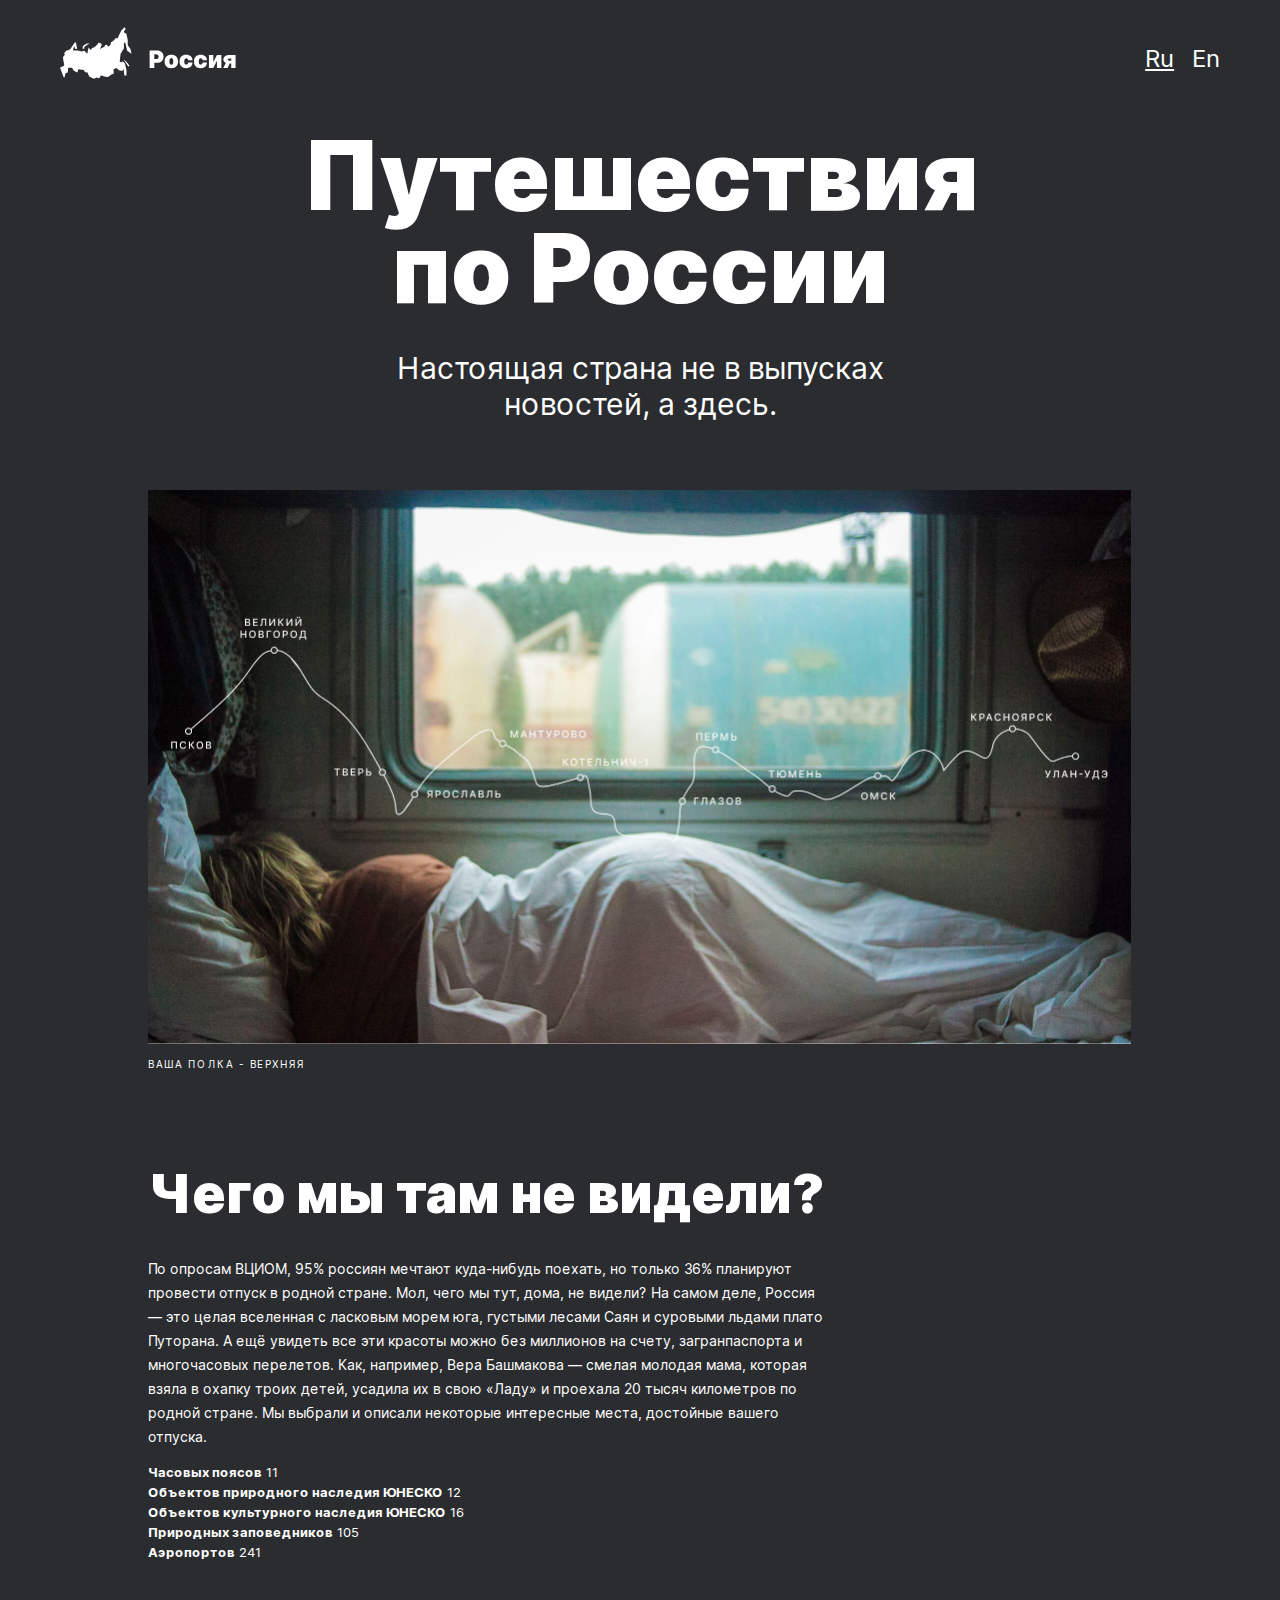
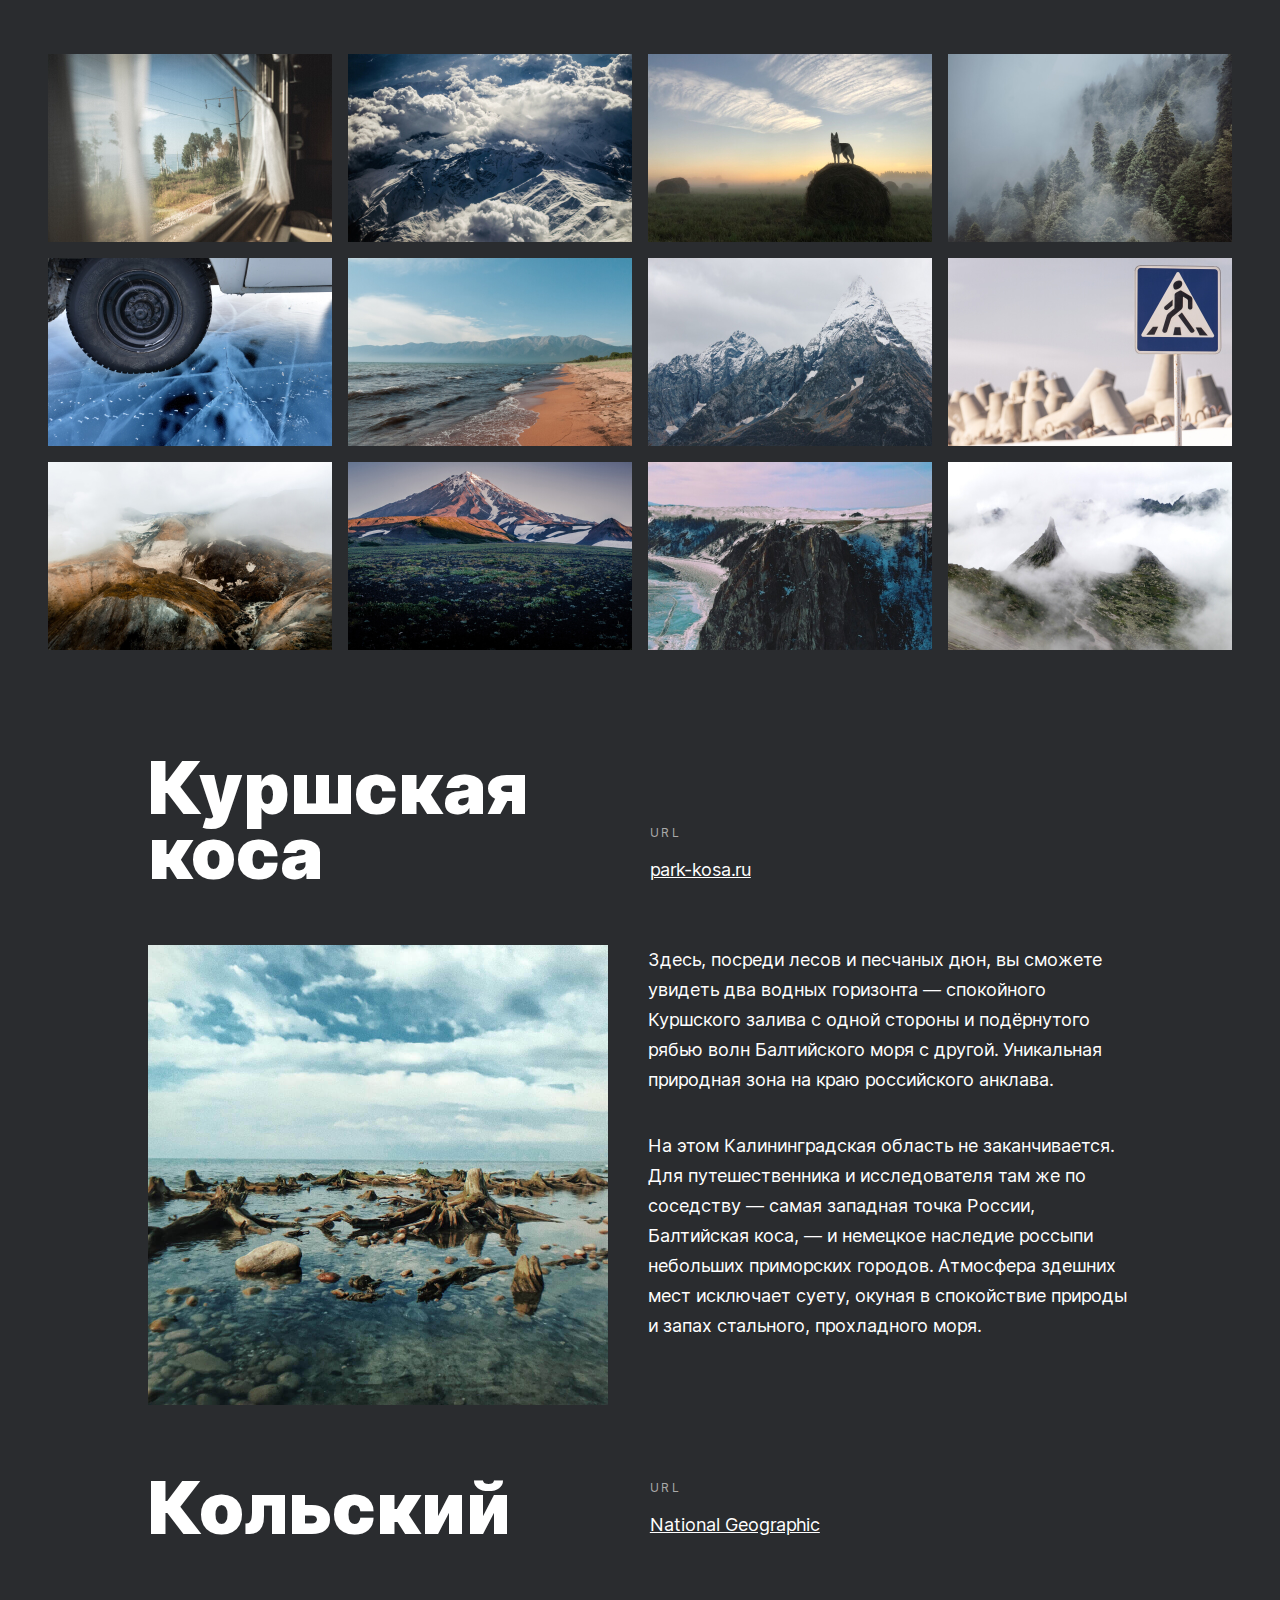
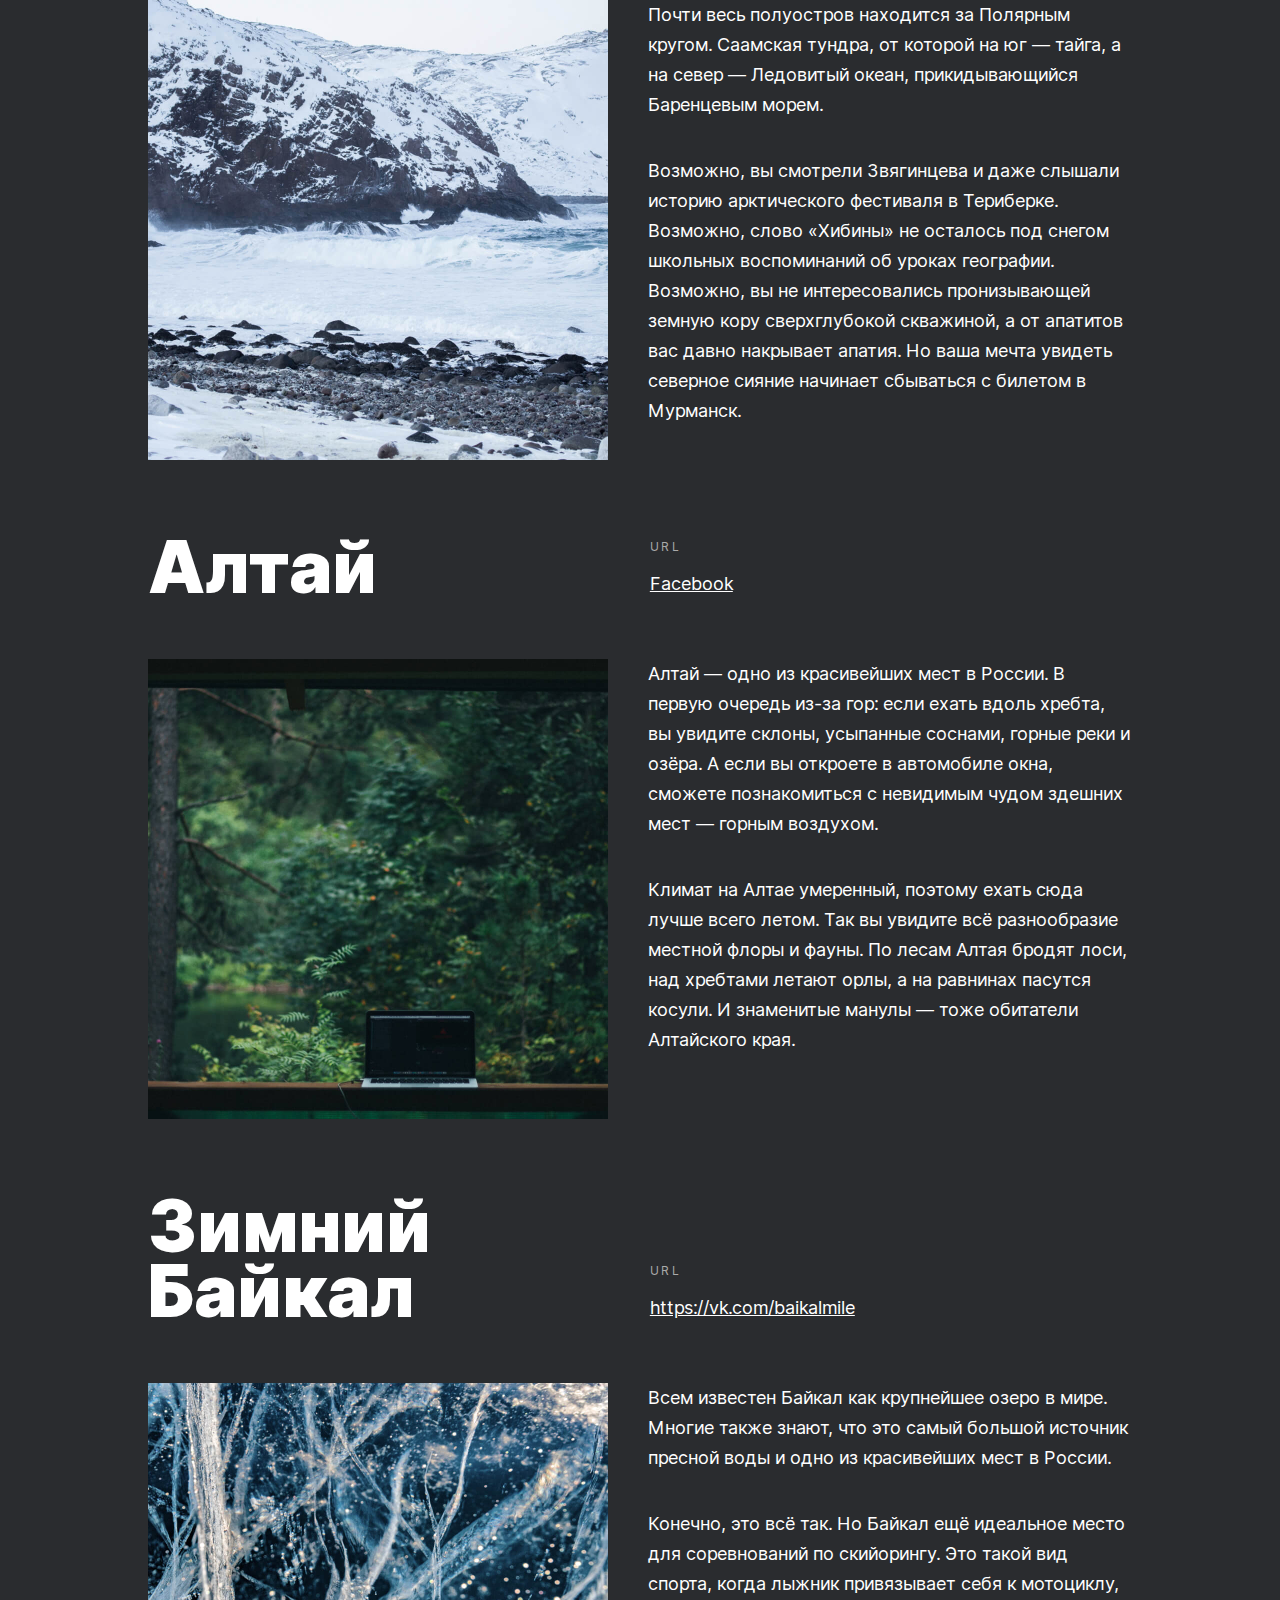
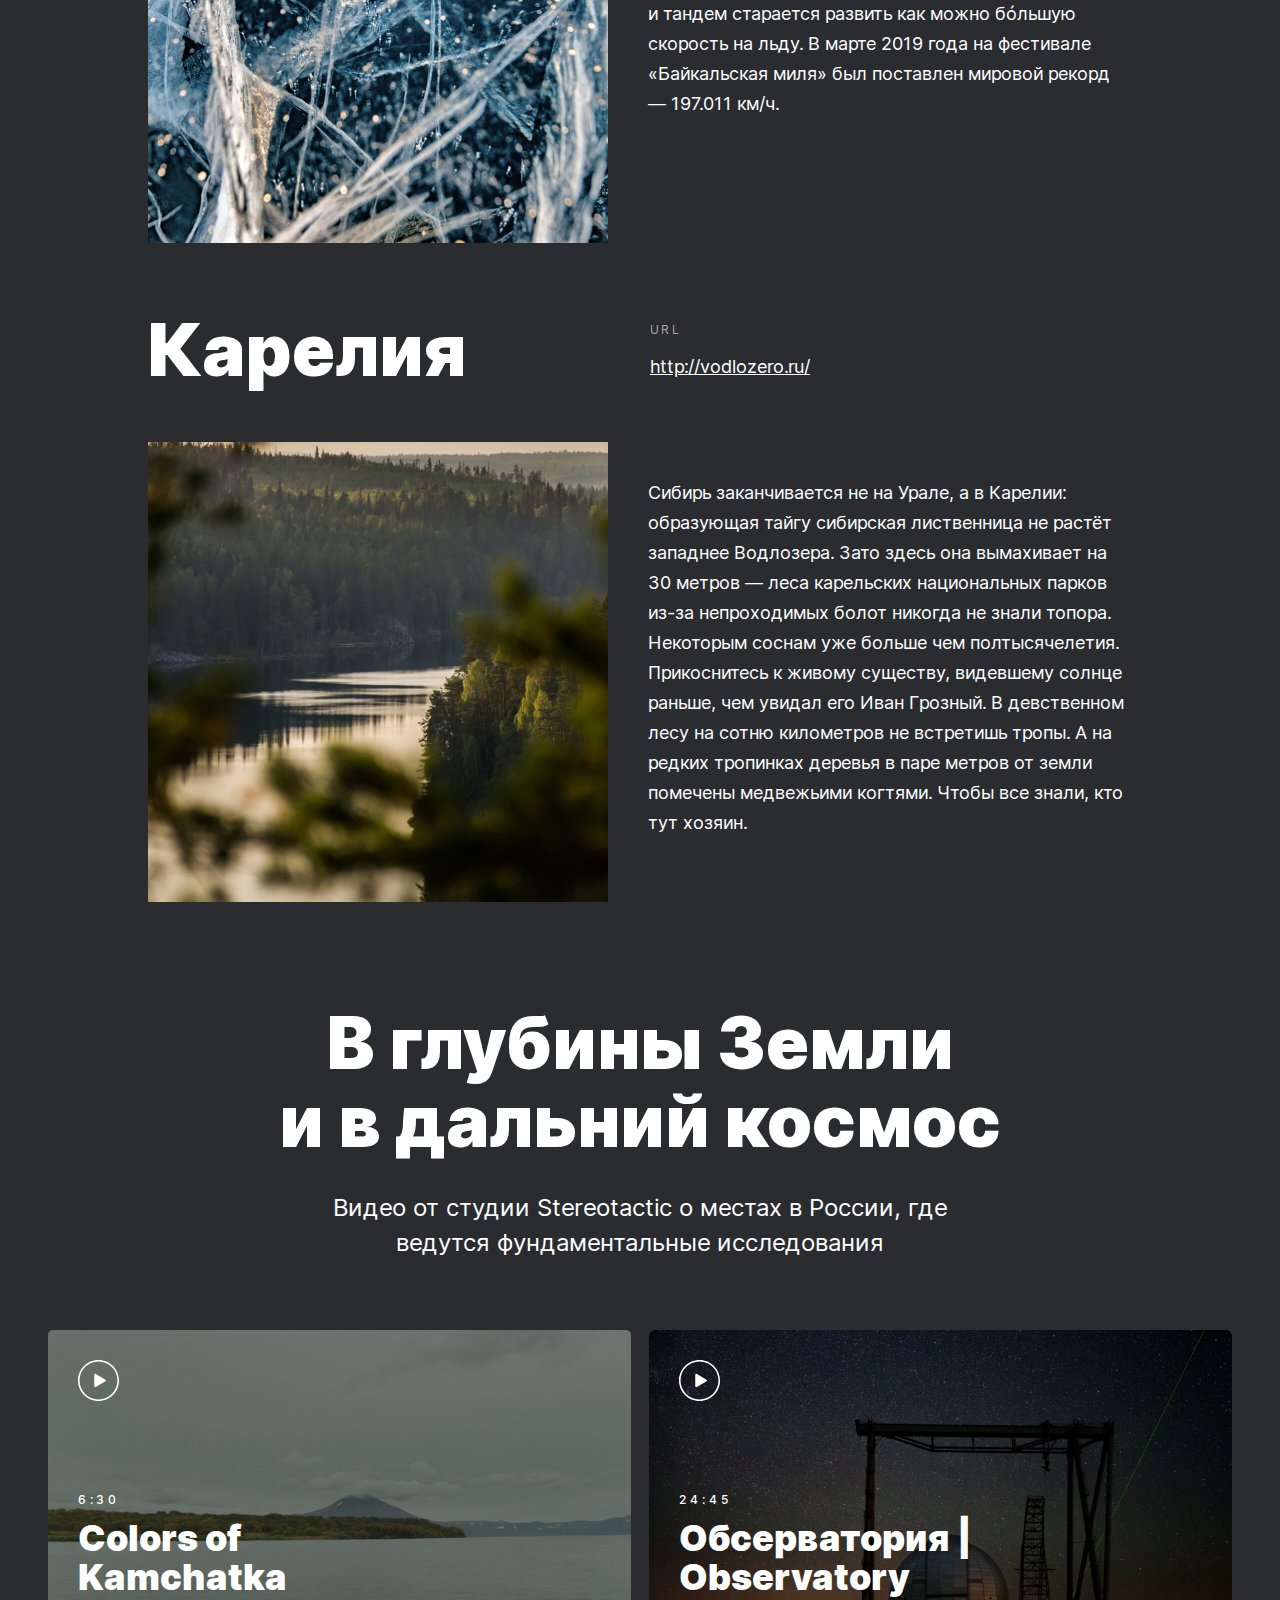
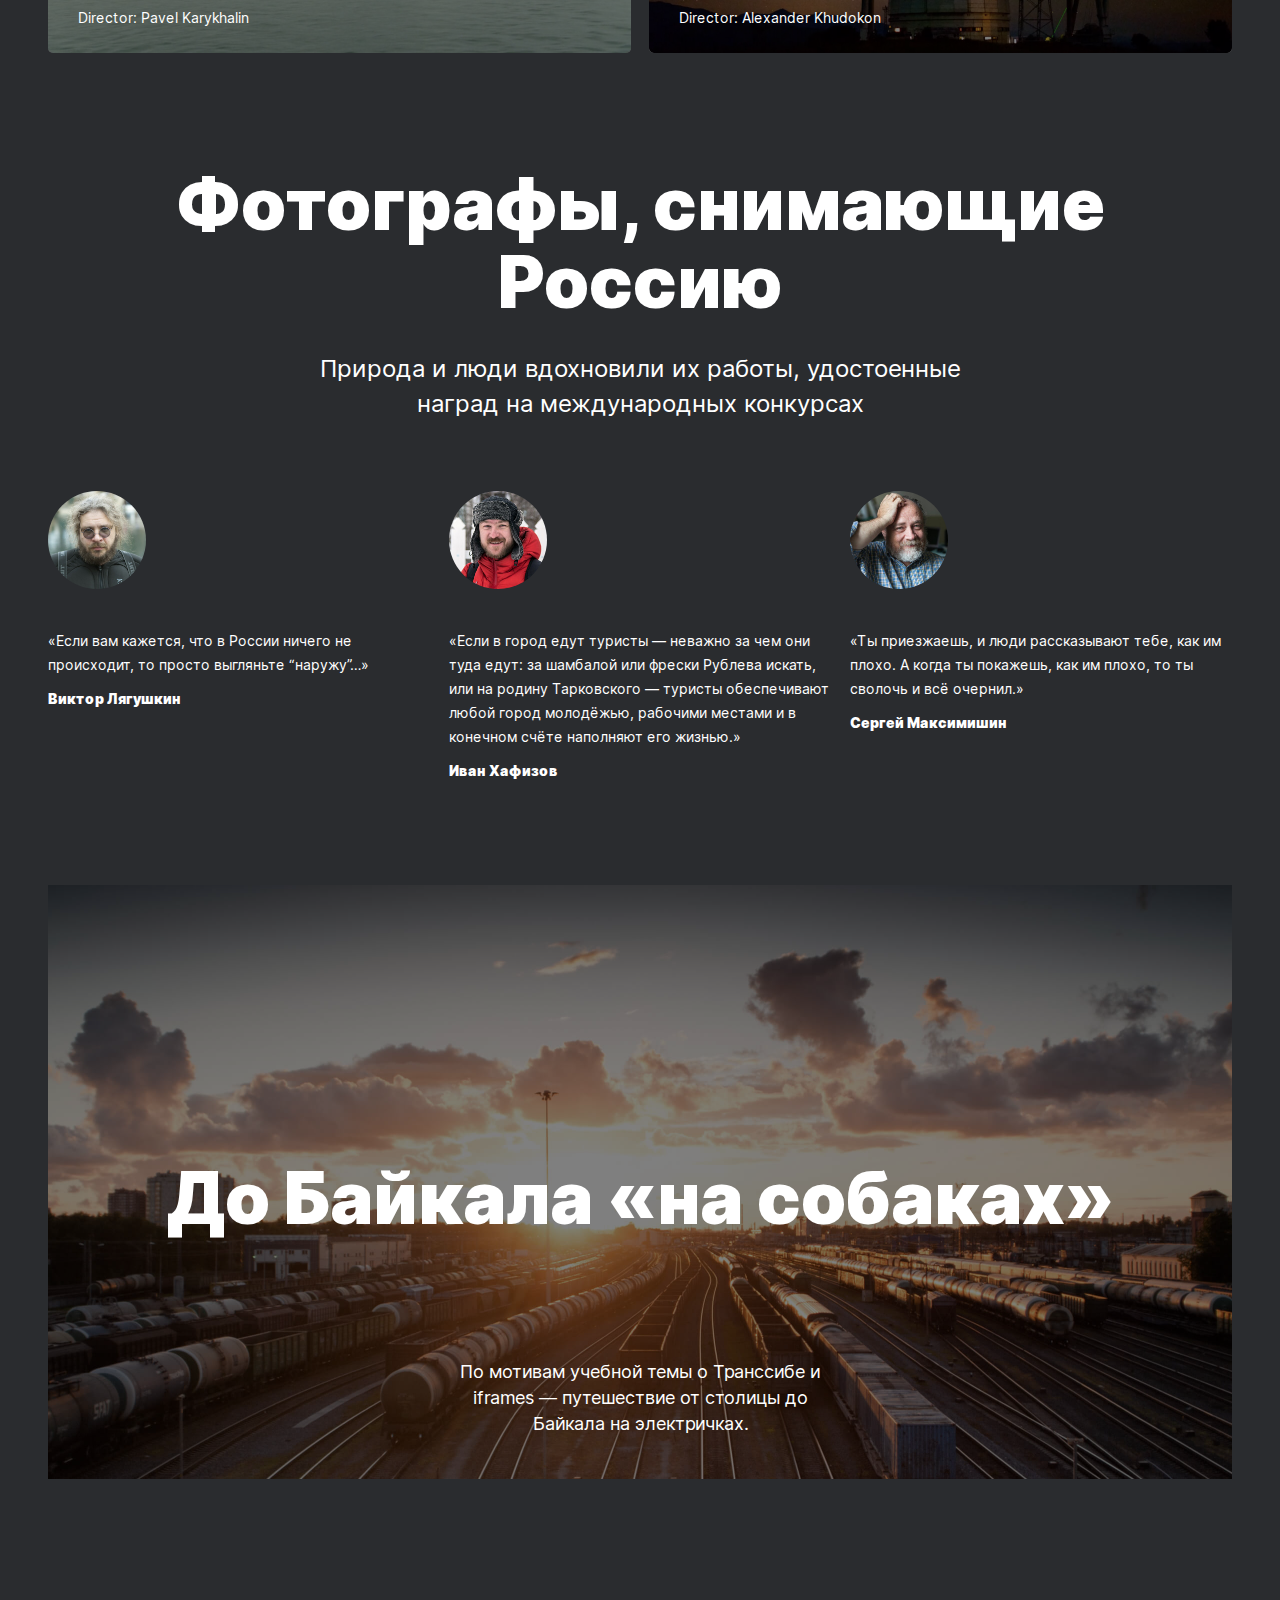
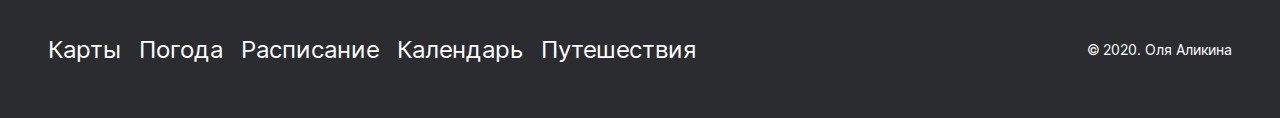
<file: index.html>
<!DOCTYPE html>
<html lang="ru">
  <head>
    <meta charset="UTF-8">
    <meta name="viewport" content="width=device-width, initial-scale=1.0">
    <title>Путешествие по России</title>
    <link rel="stylesheet" href="./styles/style.css">
  </head>
  <body class="page">
    <div class="content">
      <header class="header">
        <img class="logo header__logo" src="./images/header/logo.svg" alt="#">
        <ul class="lang header__lang">
          <li class="header__lang-link"><a href="#" class="lang__switcher lang__switcher_active">Ru</a></li>
          <li class="header__lang-link"><a href="#" class="lang__switcher">En</a></li>
        </ul>
      </header>
      <main>
        <section class="lead">
          <h1 class="lead__title">Путешествия по&nbsp;России</h1>
          <p class="lead__subtitle">Настоящая страна не в выпусках новостей, а&nbsp;здесь.</p>
          <figure class="lead__image">
            <img class="lead__picture" src="./images/lead/image.jpg" alt="Список городов">
            <figcaption class="lead__caption">ваша полка - верхняя</figcaption>
          </figure>
        </section>
        <section class="intro">
          <h2 class="intro__title">Чего мы там не видели?</h2>
            <p class="intro__paragraph">По опросам ВЦИОМ, 95% россиян мечтают куда-нибудь поехать,
              но только 36% планируют провести отпуск в родной стране. Мол, чего мы тут, дома, не видели?
              На самом деле, Россия — это целая вселенная с ласковым морем юга, густыми лесами Саян и суровыми
              льдами плато Путорана. А ещё увидеть все эти красоты можно без миллионов на счету, загранпаспорта и
              многочасовых перелетов. Как, например, Вера Башмакова — смелая молодая мама, которая взяла в охапку троих детей,
              усадила их в свою «Ладу» и проехала 20 тысяч километров по родной стране. Мы выбрали и описали некоторые интересные места, достойные вашего отпуска.
            </p>
          <ul class="intro__facts">
            <li><span class="intro__select-text">Часовых поясов</span> 11</li>
            <li><span class="intro__select-text">Объектов природного наследия ЮНЕСКО</span> 12</li>
            <li><span class="intro__select-text">Объектов культурного наследия ЮНЕСКО</span> 16</li>
            <li><span class="intro__select-text">Природных заповедников</span> 105</li>
            <li><span class="intro__select-text">Аэропортов</span> 241</li>
          </ul>
        </section>
        <section class="photo-grid">
          <img class="photo-grid__items" src="./images/photo-grid/1item.jpg" alt="Вид из окна поезда.">
          <img class="photo-grid__items" src="./images/photo-grid/2item.jpg" alt="Облака над снежными горами.">
          <img class="photo-grid__items" src="./images/photo-grid/3item.jpg" alt="Собака стоит на стоге сена в поле.">
          <img class="photo-grid__items" src="./images/photo-grid/4item.jpg" alt="Пихтовый лес в тумане.">
          <img class="photo-grid__items" src="./images/photo-grid/5item.jpg" alt="Колесо стоящей на льду машины.">
          <img class="photo-grid__items" src="./images/photo-grid/6item.jpg" alt="Берег Байкала.">
          <img class="photo-grid__items" src="./images/photo-grid/7item.jpg" alt="Горы Домбая.">
          <img class="photo-grid__items" src="./images/photo-grid/8item.jpg" alt="Знак пешеходного перехода.">
          <img class="photo-grid__items" src="./images/photo-grid/9item.jpg" alt="Вулкан Мутновский. Камчатка.">
          <img class="photo-grid__items" src="./images/photo-grid/10item.jpg" alt="Вулкан Авачинская Сопка.">
          <img class="photo-grid__items" src="./images/photo-grid/11item.jpg" alt="Байкал. Обрывистый берег.">
          <img class="photo-grid__items" src="./images/photo-grid/12item.jpg" alt="Горы Ергаки в тумане.">
        </section>
        <section class="places">
            <article class="place place_offset">
                <div class="place__description">
                   <h2 class="place__title">Куршская коса</h2>
                   <div class="place__web">
                      <p class="place__url">url</p>
                      <a href="http://park-kosa.ru/" target="_blank" class="place__link">park-kosa.ru</a>
                   </div>
                </div>
                <div class="place__picture">
                   <img class="place__image" src="./images/places/1place.jpg" alt="Куршская коса">
                   <div class="place__info">
                      <p class="place__paragraph">Здесь, посреди лесов и песчаных дюн,
                         вы сможете увидеть два водных горизонта — спокойного Куршского залива с одной стороны и подёрнутого
                         рябью волн Балтийского моря с другой. Уникальная природная зона на краю российского анклава.
                      </p>
                      <p class="place__paragraph">На этом Калининградская область не заканчивается.
                         Для путешественника и исследователя там же по соседству — самая западная точка России, Балтийская коса, — и немецкое
                         наследие россыпи небольших приморских городов. Атмосфера здешних мест исключает суету, окуная в спокойствие природы и запах стального, прохладного моря.
                      </p>
                   </div>
                </div>
             </article>
             <article class="place place_offset">
                <div class="place__description">
                   <h2 class="place__title">Кольский</h2>
                   <div class="place__web">
                      <p class="place__url">url</p>
                      <a href="https://yourshot.nationalgeographic.com/photos/?keywords=kolskiy" target="_blank" class="place__link">National Geographic</a>
                   </div>
                </div>
                <div class="place__picture">
                   <img class="place__image" src="./images/places/2place.jpg" alt="Кольский полуостров">
                   <div class="place__info">
                      <p class="place__paragraph">Почти весь полуостров находится за Полярным кругом. Саамская тундра, от которой на юг — тайга, а на
                         север — Ледовитый океан, прикидывающийся Баренцевым морем.
                      </p>
                      <p class="place__paragraph">Возможно, вы смотрели Звягинцева и даже слышали историю арктического фестиваля в Териберке. Возможно,
                         слово «Хибины» не осталось под снегом школьных воспоминаний об уроках географии. Возможно, вы не интересовались пронизывающей земную кору сверхглубокой скважиной, а
                         от апатитов вас давно накрывает апатия. Но ваша мечта увидеть северное сияние начинает сбываться с билетом в Мурманск.
                      </p>
                   </div>
                </div>
             </article>
             <article class="place place_offset">
                <div class="place__description">
                   <h2 class="place__title">Алтай</h2>
                   <div class="place__web">
                      <p class="place__url">url</p>
                      <a href="https://www.facebook.com/vera.bashmakova/posts/10156011613718822" target="_blank" class="place__link">Facebook</a>
                   </div>
                </div>
                <div class="place__picture">
                   <img class="place__image" src="./images/places/3place.jpg" alt="Алтай">
                   <div class="place__info">
                      <p class="place__paragraph">Алтай — одно из красивейших мест в России. В первую очередь из-за гор: если ехать вдоль хребта,
                         вы увидите склоны, усыпанные соснами, горные реки и озёра. А если вы откроете в автомобиле окна,
                         сможете познакомиться с невидимым чудом здешних мест — горным воздухом.
                      </p>
                      <p class="place__paragraph">Климат на Алтае умеренный, поэтому ехать сюда лучше всего летом. Так вы увидите всё разнообразие местной
                         флоры и фауны. По лесам Алтая бродят лоси, над хребтами летают орлы, а на равнинах пасутся косули. И знаменитые манулы — тоже обитатели Алтайского края.
                      </p>
                   </div>
                </div>
             </article>
             <article class="place place_offset">
                <div class="place__description">
                   <h2 class="place__title">Зимний Байкал</h2>
                   <div class="place__web">
                      <p class="place__url">url</p>
                      <a href="https://vk.com/baikalmile" target="_blank" class="place__link">https://vk.com/baikalmile</a>
                   </div>
                </div>
                <div class="place__picture">
                   <img class="place__image" src="./images/places/4place.jpg" alt="Зимний Байкал">
                   <div class="place__info">
                      <p class="place__paragraph">Всем известен Байкал как крупнейшее озеро в мире. Многие также знают, что это самый большой источник пресной
                         воды и одно из красивейших мест в России.
                      </p>
                      <p class="place__paragraph">Конечно, это всё так. Но Байкал ещё идеальное место для соревнований по скийорингу. Это такой вид спорта, когда
                         лыжник привязывает себя к мотоциклу, и тандем старается развить как можно бóльшую скорость на льду. В марте 2019 года на фестивале «Байкальская миля» был поставлен мировой рекорд — 197.011 км/ч.
                      </p>
                   </div>
                </div>
             </article>
             <article class="place place_offset">
                <div class="place__description">
                   <h2 class="place__title">Карелия</h2>
                   <div class="place__web">
                      <p class="place__url">url</p>
                      <a href="http://vodlozero.ru/" target="_blank" class="place__link">http://vodlozero.ru/</a>
                   </div>
                </div>
                <div class="place__picture">
                <img class="place__image" src="./images/places/5place.jpg" alt="Карелия">
                <div class="place__info">
                   <p class="place__paragraph place__paragraph_offset">Сибирь заканчивается не на Урале, а в Карелии: образующая тайгу сибирская лиственница не растёт западнее Водлозера.
                      Зато здесь она вымахивает на 30 метров — леса карельских национальных парков из-за непроходимых болот никогда не знали топора. Некоторым соснам уже больше чем полтысячелетия.
                      Прикоснитесь к живому существу, видевшему солнце раньше, чем увидал его Иван Грозный. В девственном лесу на сотню километров не встретишь тропы. А на редких тропинках деревья в
                      паре метров от земли помечены медвежьими когтями. Чтобы все знали, кто тут хозяин.
                   </p>
                </div>
             </div>
          </article>
        </section>
        <section class="video">
          <h2 class="content-title content-title_offset">В глубины Земли <br> и в дальний космос</h2>
          <p class="content-subtitle content-subtitle_offset">Видео от студии Stereotactic о местах в России, где ведутся фундаментальные исследования</p>
          <div class="video__container">
            <a class="video-card video__item video-card_theme_kamchatka" href="https://vimeo.com/81106671" target="_blank">
              <img class="video-card__icon-play" src="./images/video/icon_play.svg" alt="#">
              <p class="video-card__duration">6:30</p>
              <h3 class="video-card__title">Colors of Kamchatka</h3>
              <p class="video-card__subtitle">Director: Pavel Karykhalin</p>
            </a>
            <a class="video-card video__item video-card_theme_observatory" href="https://vimeo.com/290675450" target="_blank">
              <img class="video-card__icon-play" src="./images/video/icon_play.svg" alt="#">
              <p class="video-card__duration">24:45</p>
              <h3 class="video-card__title">Обсерватория | Observatory</h3>
              <p class="video-card__subtitle">Director: Alexander Khudokon</p>
            </a>
          </div>
        </section>
        <section class="comments">
          <h2 class="content-title content-title_offset">Фотографы, снимающие Россию</h2>
          <p class="content-subtitle content-subtitle_offset">Природа и люди вдохновили их работы, удостоенные наград на международных конкурсах</p>
          <article class="comments__container">
            <article class="comment">
              <img class="comment__image" src="./images/comments/lyagushkin.jpg" alt="Виктор Лягушкин">
              <blockquote class="comment__quote">«Если вам кажется, что в России ничего не происходит, то просто выгляньте “наружу”…»</blockquote>
              <cite class="comment__author">Виктор Лягушкин</cite>
            </article>
            <article class="comment">
              <img class="comment__image" src="./images/comments/hafizov.jpg" alt="Иван Хафизов">
              <blockquote class="comment__quote">«Если в город едут туристы — неважно за чем они туда едут: за шамбалой или фрески Рублева искать, или на родину
                Тарковского — туристы обеспечивают любой город молодёжью, рабочими местами и в конечном счёте наполняют его жизнью.»
              </blockquote>
              <cite class="comment__author">Иван Хафизов</cite>
            </article>
            <article class="comment">
              <img class="comment__image" src="./images/comments/maksimshin.jpg" alt="Сергей Максимишин">
              <blockquote class="comment__quote">«Ты приезжаешь, и люди рассказывают тебе, как им плохо. А когда ты покажешь, как им плохо, то ты сволочь и всё очернил.»</blockquote>
              <cite class="comment__author">Сергей Максимишин</cite>
            </article>
          </article>
        </section>
        <section class="cover cover_offset">
          <a class="cover__container" href="https://stampsy.com/na-elektrichkakh-do-baikal">
            <h2 class="cover__title">До Байкала «на&nbsp;собаках»</h2>
            <p class="cover__subtitle">По мотивам учебной темы о Транссибе и iframes — путешествие от столицы до Байкала на электричках.</p>
          </a>
        </section>
      </main>
      <footer class="footer footer_offset">
        <nav>
          <ul class="footer__menu">
            <li><a href="https://yandex.ru/maps/" class="footer__link">Карты</a></li>
            <li><a href="https://yandex.ru/pogoda/" class="footer__link">Погода</a></li>
            <li><a href="https://rasp.yandex.ru/" class="footer__link">Расписание</a></li>
            <li><a href="https://calendar.yandex.ru/" class="footer__link">Календарь</a></li>
            <li><a href="https://travel.yandex.ru" class="footer__link">Путешествия</a></li>
          </ul>
        </nav>
        <p class="footer__copyright">&copy; 2020. Оля Аликина</p>
      </footer>
    </div>
  </body>
</html>
</file>
<file: styles/style.css>
@import url('./vendor/normalize.css');
@import url('./fonts/Inter/Inter.css');
@import url('./blocks/page/page.css');
@import url('./blocks/header/header.css');
@import url('./blocks/logo/logo.css');
@import url('./blocks/lang/lang.css');
@import url('./blocks/lead/lead.css');
@import url('./blocks/intro/intro.css');
@import url('./blocks/photo-grid/photo-grid.css');
@import url('./blocks/place/place.css');
@import url('./blocks/content-title/content-title.css');
@import url('./blocks/content-subtitle/content-subtitle.css');
@import url('./blocks/video/video.css');
@import url('./blocks/video-card/video-card.css');
@import url('./blocks/comments/comments.css');
@import url('./blocks/comment/comment.css');
@import url('./blocks/cover/cover.css');
@import url('./blocks/footer/footer.css');
</file>
